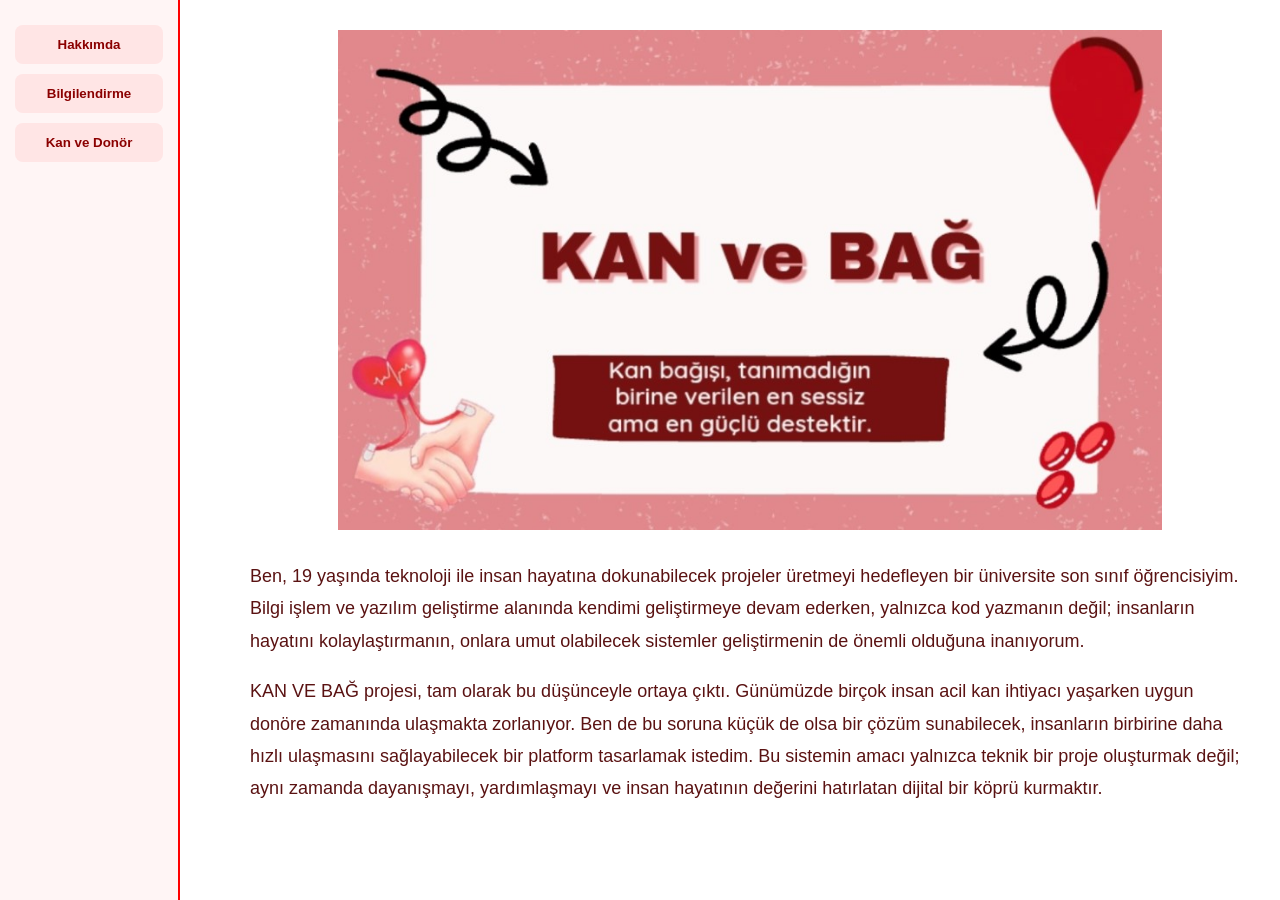
<file: index.html>
<!-- index.html -->

<!DOCTYPE html>
<html lang="tr">

<head>
  <meta charset="UTF-8">
  <meta name="viewport" content="width=device-width, initial-scale=1.0">
  <title>KAN VE BAĞ</title>

  <link rel="stylesheet" href="style.css">
</head>

<body>

  <div class="sidebar">

    <button onclick="location.href='index.html'">
      Hakkımda
    </button>

    <button onclick="location.href='bilgilendirme.html'">
      Bilgilendirme
    </button>

    <button onclick="location.href='donor.html'">
      Kan ve Donör
    </button>

  </div>

  <div class="main" style="margin-left:220px;">

    <div class="hero"></div>

    <div class="content">

      <p>
        Ben, 19 yaşında teknoloji ile insan hayatına dokunabilecek projeler üretmeyi hedefleyen 
        
        bir üniversite son sınıf öğrencisiyim. Bilgi işlem ve yazılım geliştirme alanında kendimi
        
        geliştirmeye devam ederken, yalnızca kod yazmanın değil; insanların hayatını kolaylaştırmanın,
        
        onlara umut olabilecek sistemler geliştirmenin de önemli olduğuna inanıyorum.

      </p>
      

      <p>
        KAN VE BAĞ projesi, tam olarak bu düşünceyle ortaya çıktı.
        
        Günümüzde birçok insan acil kan ihtiyacı yaşarken uygun donöre zamanında ulaşmakta zorlanıyor.
        
        Ben de bu soruna küçük de olsa bir çözüm sunabilecek,
        
        insanların birbirine daha hızlı ulaşmasını sağlayabilecek bir platform tasarlamak istedim.
        
        Bu sistemin amacı yalnızca teknik bir proje oluşturmak değil; aynı zamanda dayanışmayı, 
        
        yardımlaşmayı ve insan hayatının değerini hatırlatan dijital bir köprü kurmaktır.
      </p>

    </div>

  </div>

</body>
</html>
</file>
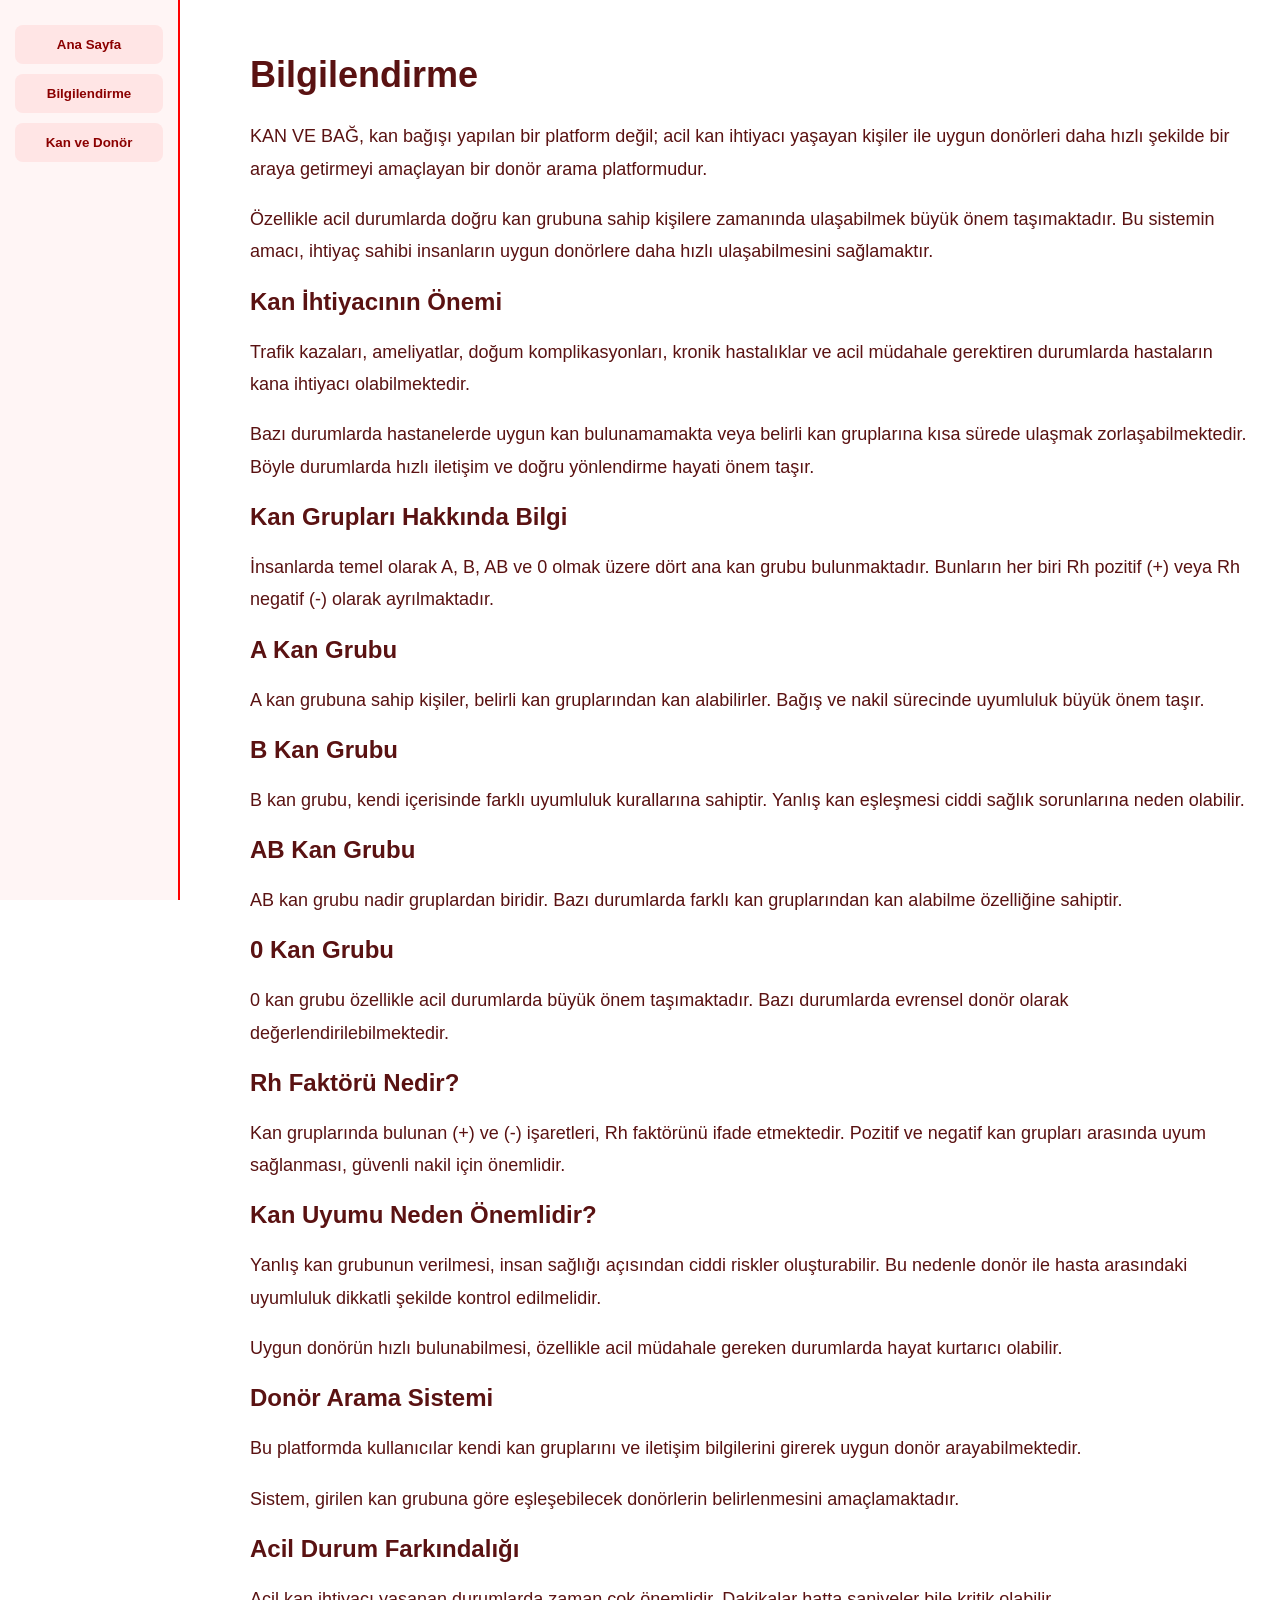
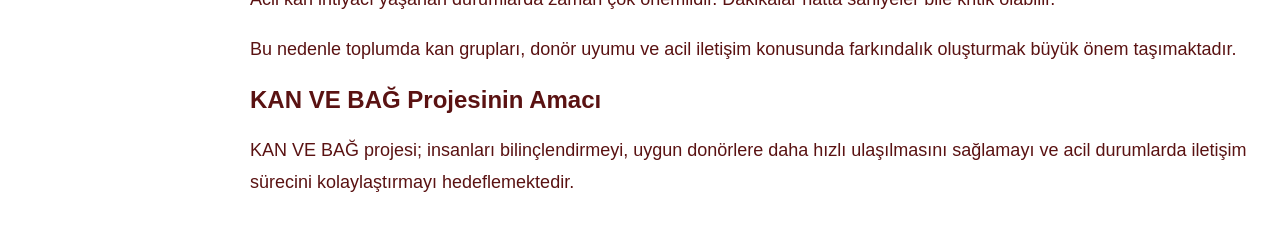
<file: bilgilendirme.html>
<!-- bilgilendirme.html -->

<!DOCTYPE html>
<html lang="tr">

<head>
  <meta charset="UTF-8">
   <meta name="viewport" 
  content="width=device-width, 
  initial-scale=1.0">
  <title>Bilgilendirme - KAN VE BAĞ</title>

  <link rel="stylesheet" href="style.css">
</head>

<body>

  <!-- SOL MENÜ -->

  <div class="sidebar">

    <button onclick="location.href='index.html'">
      Ana Sayfa
    </button>

    <button onclick="location.href='bilgilendirme.html'">
      Bilgilendirme
    </button>

    <button onclick="location.href='donor.html'">
      Kan ve Donör
    </button>

  </div>

  <!-- ANA ALAN -->

  <div class="main" style="margin-left:220px;">

    <div class="content">

      <h1>Bilgilendirme</h1>

      <p>
        KAN VE BAĞ, kan bağışı yapılan bir platform değil;
        acil kan ihtiyacı yaşayan kişiler ile uygun donörleri
        daha hızlı şekilde bir araya getirmeyi amaçlayan
        bir donör arama platformudur.
      </p>

      <p>
        Özellikle acil durumlarda doğru kan grubuna sahip kişilere
        zamanında ulaşabilmek büyük önem taşımaktadır.
        Bu sistemin amacı, ihtiyaç sahibi insanların uygun donörlere
        daha hızlı ulaşabilmesini sağlamaktır.
      </p>

      <h2>Kan İhtiyacının Önemi</h2>

      <p>
        Trafik kazaları, ameliyatlar, doğum komplikasyonları,
        kronik hastalıklar ve acil müdahale gerektiren durumlarda
        hastaların kana ihtiyacı olabilmektedir.
      </p>

      <p>
        Bazı durumlarda hastanelerde uygun kan bulunamamakta
        veya belirli kan gruplarına kısa sürede ulaşmak zorlaşabilmektedir.
        Böyle durumlarda hızlı iletişim ve doğru yönlendirme
        hayati önem taşır.
      </p>

      <h2>Kan Grupları Hakkında Bilgi</h2>

      <p>
        İnsanlarda temel olarak A, B, AB ve 0 olmak üzere
        dört ana kan grubu bulunmaktadır.
        Bunların her biri Rh pozitif (+) veya Rh negatif (-)
        olarak ayrılmaktadır.
      </p>

      <h2>A Kan Grubu</h2>

      <p>
        A kan grubuna sahip kişiler,
        belirli kan gruplarından kan alabilirler.
        Bağış ve nakil sürecinde uyumluluk büyük önem taşır.
      </p>

      <h2>B Kan Grubu</h2>

      <p>
        B kan grubu, kendi içerisinde farklı uyumluluk kurallarına sahiptir.
        Yanlış kan eşleşmesi ciddi sağlık sorunlarına neden olabilir.
      </p>

      <h2>AB Kan Grubu</h2>

      <p>
        AB kan grubu nadir gruplardan biridir.
        Bazı durumlarda farklı kan gruplarından kan alabilme özelliğine sahiptir.
      </p>

      <h2>0 Kan Grubu</h2>

      <p>
        0 kan grubu özellikle acil durumlarda büyük önem taşımaktadır.
        Bazı durumlarda evrensel donör olarak değerlendirilebilmektedir.
      </p>

      <h2>Rh Faktörü Nedir?</h2>

      <p>
        Kan gruplarında bulunan (+) ve (-) işaretleri,
        Rh faktörünü ifade etmektedir.
        Pozitif ve negatif kan grupları arasında uyum sağlanması,
        güvenli nakil için önemlidir.
      </p>

      <h2>Kan Uyumu Neden Önemlidir?</h2>

      <p>
        Yanlış kan grubunun verilmesi,
        insan sağlığı açısından ciddi riskler oluşturabilir.
        Bu nedenle donör ile hasta arasındaki uyumluluk dikkatli şekilde kontrol edilmelidir.
      </p>

      <p>
        Uygun donörün hızlı bulunabilmesi,
        özellikle acil müdahale gereken durumlarda
        hayat kurtarıcı olabilir.
      </p>

      <h2>Donör Arama Sistemi</h2>

      <p>
        Bu platformda kullanıcılar kendi kan gruplarını
        ve iletişim bilgilerini girerek uygun donör arayabilmektedir.
      </p>

      <p>
        Sistem, girilen kan grubuna göre
        eşleşebilecek donörlerin belirlenmesini amaçlamaktadır.
      </p>

      <h2>Acil Durum Farkındalığı</h2>

      <p>
        Acil kan ihtiyacı yaşanan durumlarda zaman çok önemlidir.
        Dakikalar hatta saniyeler bile kritik olabilir.
      </p>

      <p>
        Bu nedenle toplumda kan grupları,
        donör uyumu ve acil iletişim konusunda
        farkındalık oluşturmak büyük önem taşımaktadır.
      </p>

      <h2>KAN VE BAĞ Projesinin Amacı</h2>

      <p>
        KAN VE BAĞ projesi;
        insanları bilinçlendirmeyi,
        uygun donörlere daha hızlı ulaşılmasını sağlamayı
        ve acil durumlarda iletişim sürecini kolaylaştırmayı hedeflemektedir.
      </p>

    </div>
    
  </div>

</body>
</file>
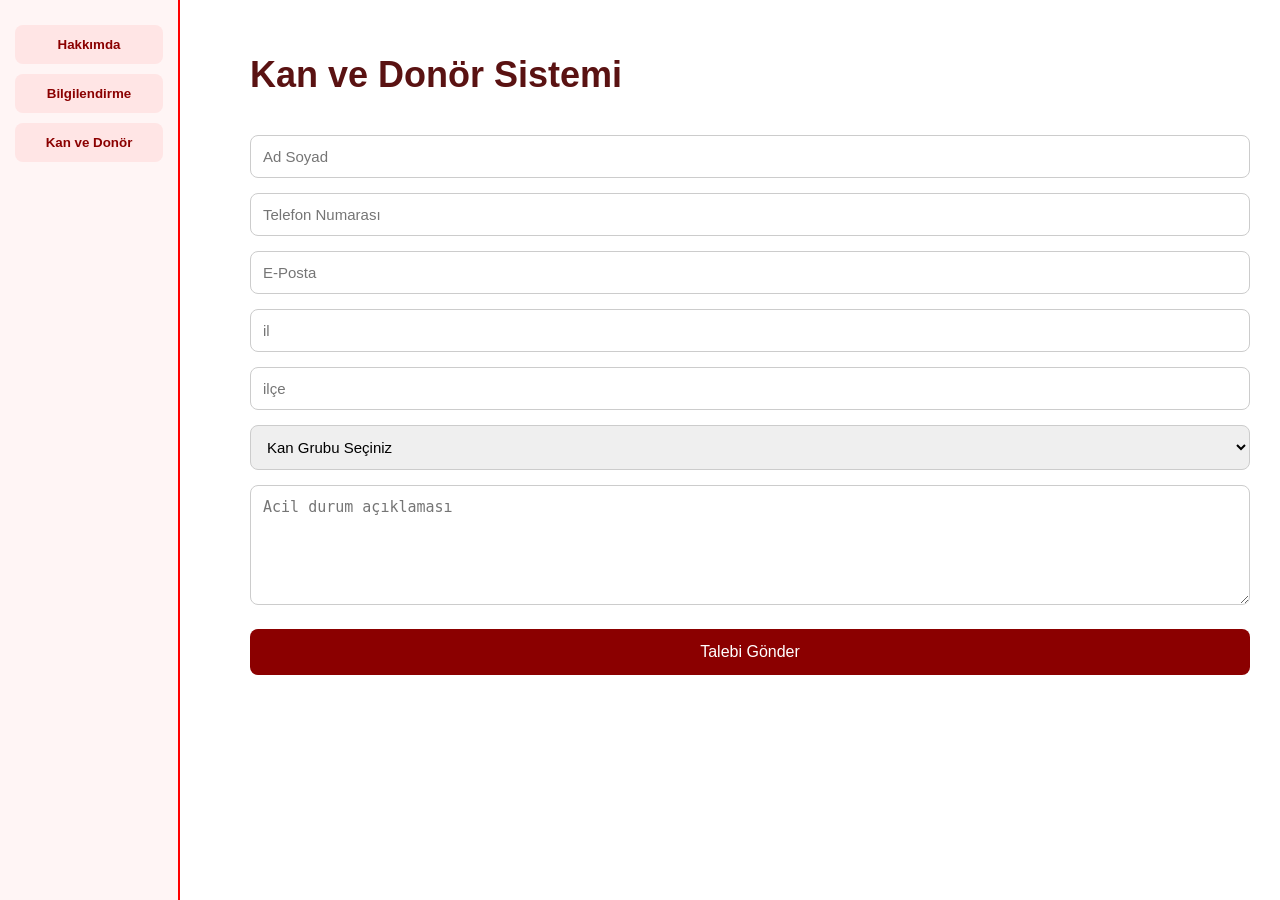
<file: donor.html>
<!-- donor.html -->

<!DOCTYPE html>
<html lang="tr">

<head>
  <meta charset="UTF-8">
  <meta name="viewport" 
  content="width=device-width, 
  initial-scale=1.0">
  <title>Kan ve Donör</title>

  <link rel="stylesheet" href="style.css">
</head>

<body>

<div class="sidebar">

  <button onclick="location.href='index.html'">
    Hakkımda
  </button>

  <button onclick="location.href='bilgilendirme.html'">
    Bilgilendirme
  </button>

  <button onclick="location.href='donor.html'">
    Kan ve Donör
  </button>

</div>

<div class="main" style="margin-left:220px;">

  <div class="content">
    <form id="donorForm">

    <h1>Kan ve Donör Sistemi</h1>

    <input type="text" placeholder="Ad Soyad">

    <input type="text" placeholder="Telefon Numarası">

    <input type="email" placeholder="E-Posta">

    <input type="il" placeholder="il">

    <input type="ilçe" placeholder="ilçe">



    <select>
      <option>Kan Grubu Seçiniz</option>
      <option>A+</option>
      <option>A-</option>
      <option>B+</option>
      <option>B-</option>
      <option>AB+</option>
      <option>AB-</option>
      <option>0+</option>
      <option>0-</option>
    </select>

    <textarea placeholder="Acil durum açıklaması"></textarea>

     <button class="send-btn">
      Talebi Gönder
     </button>
   </form>

  </div>

</div>

<script SRC="script.js"></script>

<div id="toast" class="toast">
  <span class="icon">✔</span>
  <div class="content">
    <strong>Başarılı</strong>
    <span id="toastText">Talebiniz Başarıyla iletilmiştir</span>
  </div>
</div>

</body>
</html>
</file>
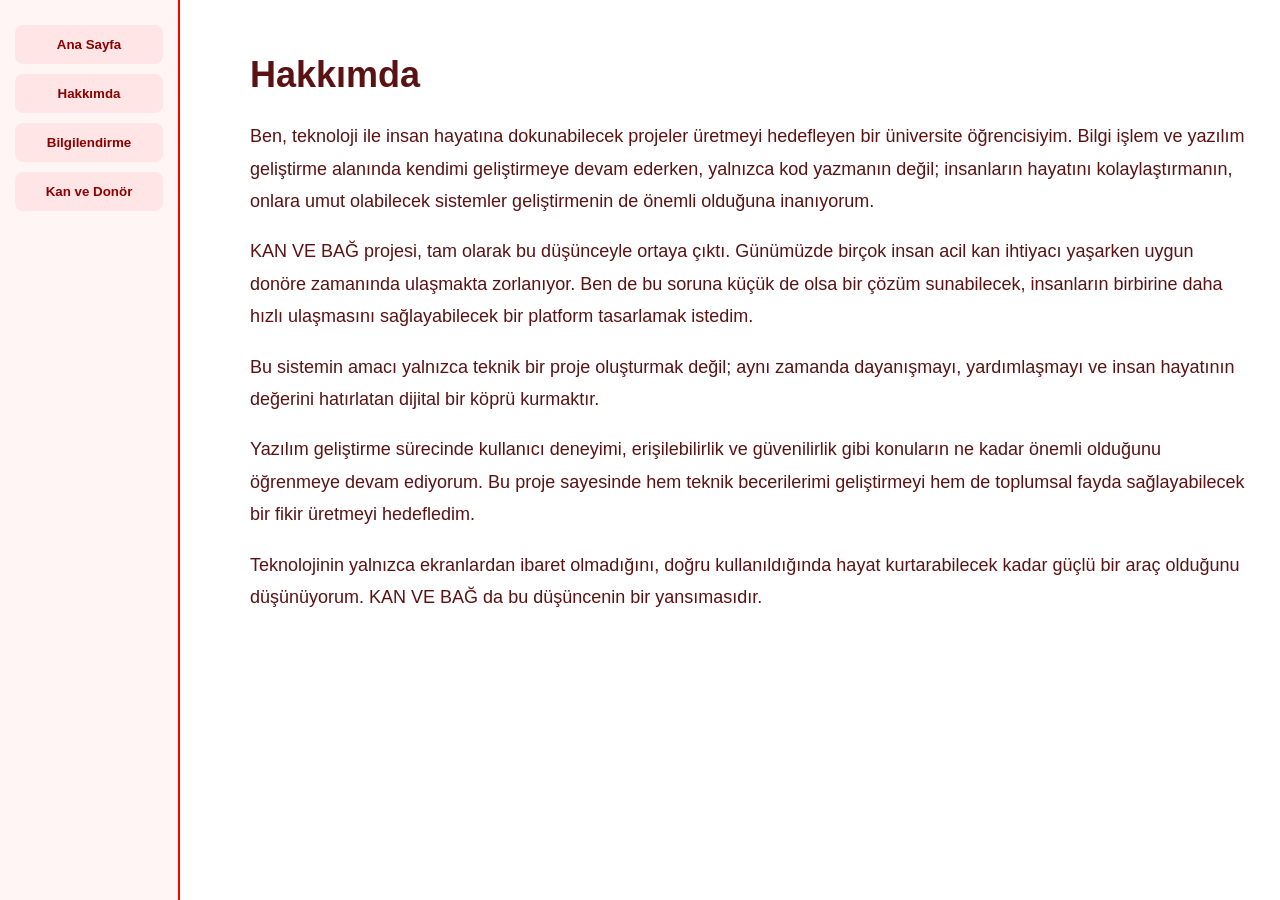
<file: hakkimda.html>
<!-- HAKKIMDA SAYFASI -->

<!DOCTYPE html>
<html lang="tr">

<head>
  <meta charset="UTF-8">
  <meta name="viewport" 
  content="width=device-width, 
  initial-scale=1.0">
  <title>Hakkımda - KAN VE BAĞ</title>

  <link rel="stylesheet" href="style.css">
</head>

<body>

  <!-- SOL MENÜ -->
  <div class="sidebar">

    <button onclick="location.href='index.html'">
      Ana Sayfa
    </button>

    <button onclick="location.href='hakkimda.html'">
      Hakkımda
    </button>

    <button onclick="location.href='bilgilendirme.html'">
      Bilgilendirme
    </button>

    <button onclick="location.href='donor.html'">
      Kan ve Donör
    </button>

  </div>

  <!-- ANA İÇERİK -->
  <div class="main" style="margin-left: 220px;">

    <div class="content">

      <h1>Hakkımda</h1>

      <p>
        Ben, teknoloji ile insan hayatına dokunabilecek projeler üretmeyi hedefleyen
        bir üniversite öğrencisiyim. Bilgi işlem ve yazılım geliştirme alanında
        kendimi geliştirmeye devam ederken, yalnızca kod yazmanın değil;
        insanların hayatını kolaylaştırmanın, onlara umut olabilecek sistemler
        geliştirmenin de önemli olduğuna inanıyorum.
      </p>

      <p>
        KAN VE BAĞ projesi, tam olarak bu düşünceyle ortaya çıktı.
        Günümüzde birçok insan acil kan ihtiyacı yaşarken uygun donöre
        zamanında ulaşmakta zorlanıyor. Ben de bu soruna küçük de olsa
        bir çözüm sunabilecek, insanların birbirine daha hızlı ulaşmasını
        sağlayabilecek bir platform tasarlamak istedim.
      </p>

      <p>
        Bu sistemin amacı yalnızca teknik bir proje oluşturmak değil;
        aynı zamanda dayanışmayı, yardımlaşmayı ve insan hayatının değerini
        hatırlatan dijital bir köprü kurmaktır.
      </p>

      <p>
        Yazılım geliştirme sürecinde kullanıcı deneyimi, erişilebilirlik
        ve güvenilirlik gibi konuların ne kadar önemli olduğunu öğrenmeye
        devam ediyorum. Bu proje sayesinde hem teknik becerilerimi geliştirmeyi
        hem de toplumsal fayda sağlayabilecek bir fikir üretmeyi hedefledim.
      </p>

      <p>
        Teknolojinin yalnızca ekranlardan ibaret olmadığını,
        doğru kullanıldığında hayat kurtarabilecek kadar güçlü
        bir araç olduğunu düşünüyorum.
        KAN VE BAĞ da bu düşüncenin bir yansımasıdır.
      </p>

    </div>

  </div>

</body>

</html>
</file>
<file: style.css>
/* style.css */

body {
  margin: 0;
  font-family: "Segoe UI", Arial, sans-serif;
  background: white;
  color: rgb(90, 18, 18);
}

/* SOL MENÜ */

.sidebar {
  width: 180px;
  height: 100vh;

  position: fixed;

  top: 0;
  left: 0;

  background: #fff5f5;

  padding: 15px;

  border-right: 2px solid red;
}

/* BUTONLAR */

.sidebar button {
  width: 100%;

  margin-top: 10px;

  padding: 12px;

  border: none;

  background: #ffe5e5;

  color: darkred;

  font-weight: bold;

  border-radius: 8px;

  cursor: pointer;

  transition: 0.3s;
}

.sidebar button:hover {
  background: red;
  color: white;
}

/* ANA ALAN */

.main {
  padding: 30px;
}

/* İÇERİK */

.content {
  max-width: 1000px;
}

/* RESİM */

.hero {
  height: 500px;

  width: 100%;

  background: url("images/bg.jpg") center/contain no-repeat;

  background-position: cover;

  background-position: center;

  border-radius: 10px;

  margin-bottom: 30px;
}

/* YAZILAR */

.content h1 {
  font-size: 36px;
}

.content p {
  font-size: 18px;
  line-height: 1.8;
}

/* FORM */

input,
select,
textarea {
  width: 100%;

  padding: 12px;

  margin-top: 15px;

  border: 1px solid #ccc;

  border-radius: 8px;

  font-size: 15px;
}

textarea {
  height: 120px;
}

/* GÖNDER BUTONU */

.send-btn {
  margin-top: 20px;

  padding: 14px;

  width: 100%;

  border: none;

  background: darkred;

  color: white;

  font-size: 16px;

  border-radius: 8px;

  cursor: pointer;
}

.send-btn:hover {
  background: red;
}

.toast {
  position: fixed;
  bottom: 24px;
  right: 24px;
  display: flex;
  align-items: center;
  gap: 12px;

  background: #111;
  color: #fff;
  padding: 14px 16px;
  border-radius: 14px;

  box-shadow: 0 12px 30px rgba(0,0,0,0.25);

  opacity: 0;
  transform: translateY(20px);
  transition: 0.25s ease;

  font-family: system-ui, sans-serif;
  min-width: 220px;
}

.toast.show {
  opacity: 1;
  transform: translateY(0);
}

.toast .icon {
  background: #22c55e;
  color: white;
  width: 28px;
  height: 28px;
  border-radius: 50%;
  display: flex;
  align-items: center;
  justify-content: center;
  font-size: 14px;
  flex-shrink: 0;
}

.toast .content {
  display: flex;
  flex-direction: column;
}

.toast .content strong {
  font-size: 14px;
}

.toast .content span {
  font-size: 12px;
  opacity: 0.8;
}

@media (max-width: 768px) {
  body {
    font-size: 16px;
  }

  img {
    max-width: 100%;
    height: auto;
  }

  .container {
    padding: 10px;
  }
}

* {
  box-sizing: border-box;
}

html, body {
  margin: 0;
  padding: 0;
  width: 100%;
  overflow-x: hidden;
}

img {
  max-width: 100%;
  height: auto;
}
</file>
